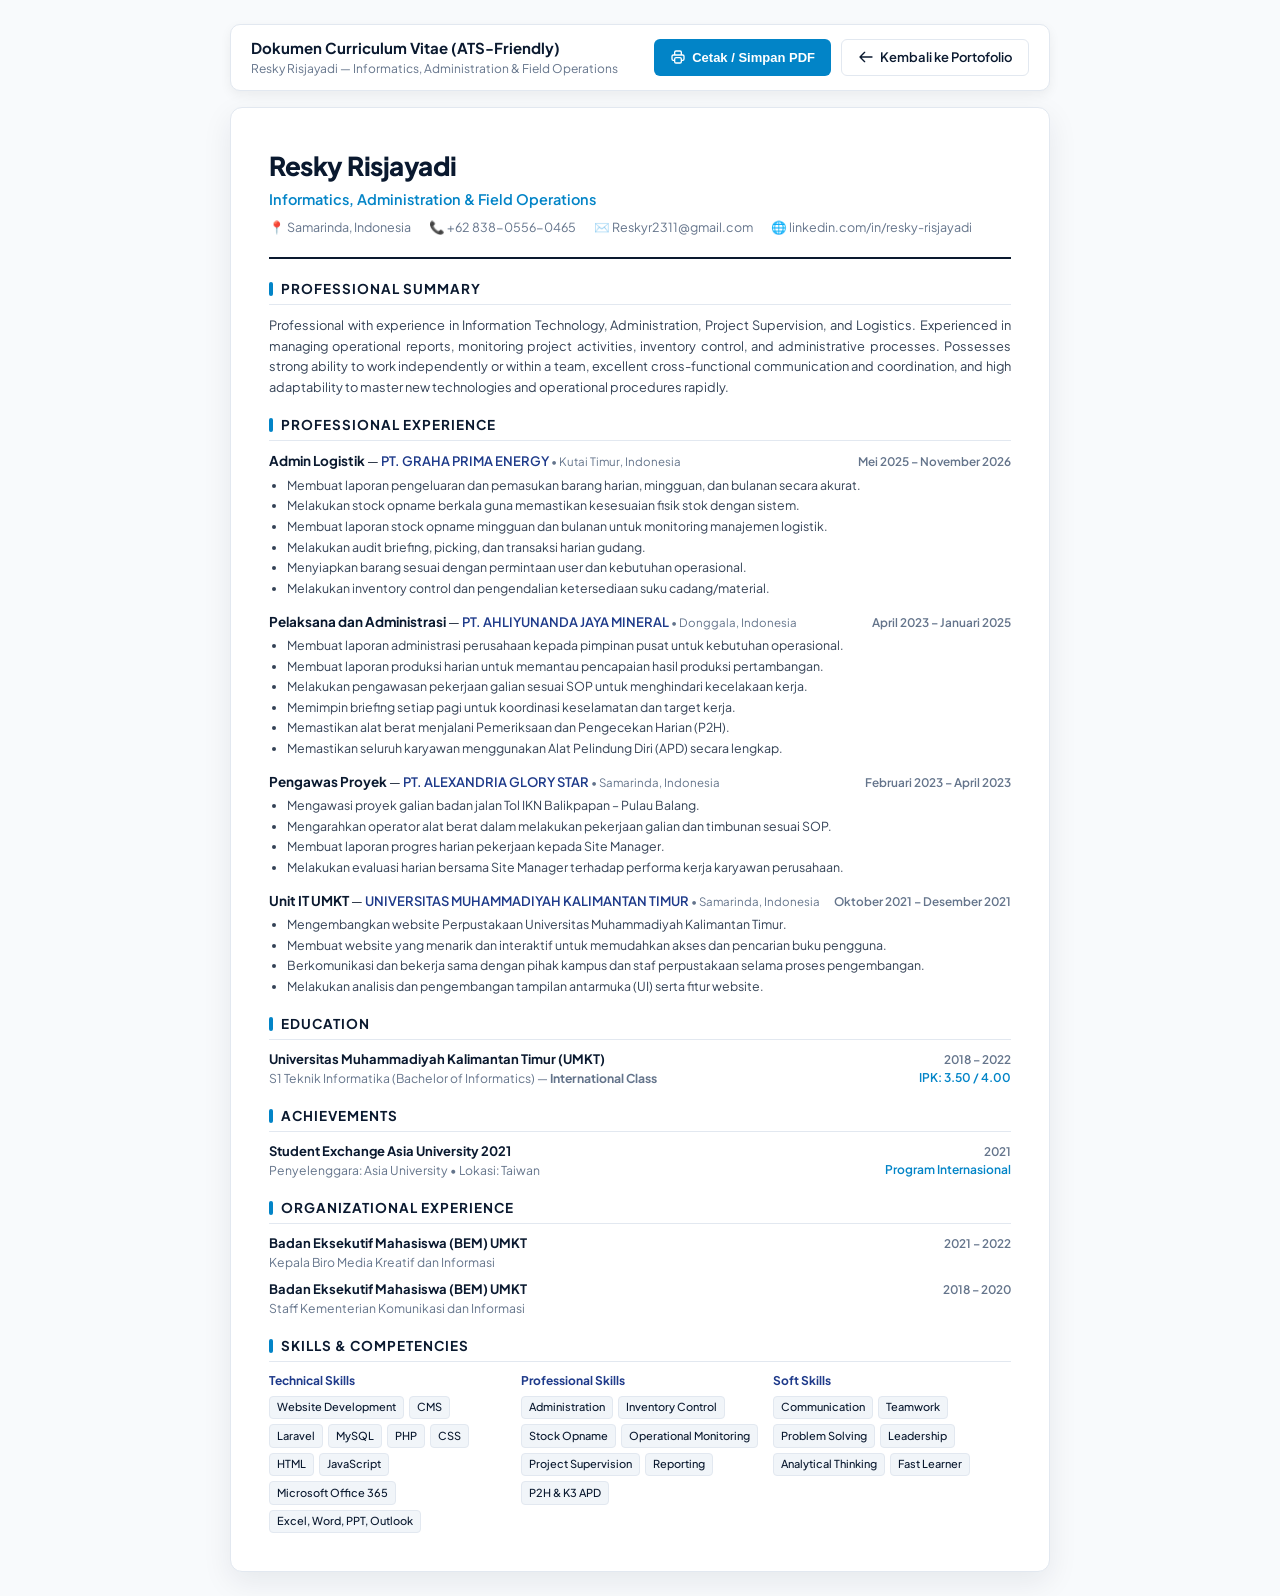
<file: cv-print.html>
<!DOCTYPE html>
<html lang="id">

<head>
  <meta charset="UTF-8">
  <meta name="viewport" content="width=device-width, initial-scale=1.0">
  <title>Curriculum Vitae - Resky Risjayadi</title>
  <link rel="icon" type="image/svg+xml" href="assets/images/favicon.svg">
  <link rel="preconnect" href="https://fonts.googleapis.com">
  <link rel="preconnect" href="https://fonts.gstatic.com" crossorigin>
  <link href="https://fonts.googleapis.com/css2?family=Plus+Jakarta+Sans:wght@300;400;500;600;700;800&display=swap"
    rel="stylesheet">
  <style>
    :root {
      --primary: #0a192f;
      --secondary: #1e3a8a;
      --accent: #0284c7;
      --text: #1e293b;
      --text-muted: #64748b;
      --border: #e2e8f0;
      --bg: #ffffff;
      --badge-bg: #f1f5f9;
    }

    * {
      box-sizing: border-box;
      margin: 0;
      padding: 0;
    }

    body {
      font-family: 'Plus Jakarta Sans', sans-serif;
      color: var(--text);
      background-color: #f8fafc;
      line-height: 1.5;
      font-size: 13px;
      padding: 24px 16px;
    }

    /* Print Controls Floating Bar */
    .print-bar {
      max-width: 820px;
      margin: 0 auto 16px auto;
      display: flex;
      justify-content: space-between;
      align-items: center;
      background: #ffffff;
      padding: 12px 20px;
      border-radius: 10px;
      box-shadow: 0 4px 12px rgba(0, 0, 0, 0.06);
      border: 1px solid var(--border);
    }

    .print-bar h3 {
      font-size: 15px;
      font-weight: 700;
      color: var(--primary);
    }

    .btn-group {
      display: flex;
      gap: 10px;
    }

    .btn {
      padding: 8px 16px;
      font-size: 13px;
      font-weight: 600;
      border-radius: 6px;
      cursor: pointer;
      text-decoration: none;
      display: inline-flex;
      align-items: center;
      gap: 6px;
      border: none;
      transition: all 0.2s;
    }

    .btn-primary {
      background: var(--accent);
      color: #ffffff;
    }

    .btn-primary:hover {
      background: #0369a1;
    }

    .btn-outline {
      background: #ffffff;
      color: var(--primary);
      border: 1px solid var(--border);
    }

    .btn-outline:hover {
      background: #f1f5f9;
    }

    /* CV Container */
    .cv-wrapper {
      max-width: 820px;
      margin: 0 auto;
      background: var(--bg);
      border-radius: 12px;
      box-shadow: 0 10px 30px rgba(10, 25, 47, 0.08);
      border: 1px solid var(--border);
      padding: 38px;
    }

    /* Header */
    .cv-header {
      display: flex;
      justify-content: space-between;
      align-items: flex-start;
      border-bottom: 2px solid var(--primary);
      padding-bottom: 20px;
      margin-bottom: 20px;
      gap: 20px;
    }

    .cv-name {
      font-size: 26px;
      font-weight: 800;
      color: var(--primary);
      letter-spacing: -0.5px;
      margin-bottom: 4px;
    }

    .cv-title {
      font-size: 14.5px;
      font-weight: 600;
      color: var(--accent);
      margin-bottom: 8px;
    }

    .cv-contact {
      display: flex;
      flex-wrap: wrap;
      gap: 10px 18px;
      font-size: 12.5px;
      color: var(--text-muted);
    }

    .cv-contact span {
      display: inline-flex;
      align-items: center;
      gap: 5px;
    }

    /* Section Styles */
    .section-title {
      font-size: 13.5px;
      font-weight: 700;
      color: var(--primary);
      text-transform: uppercase;
      letter-spacing: 1px;
      border-bottom: 1px solid var(--border);
      padding-bottom: 5px;
      margin: 18px 0 10px 0;
      display: flex;
      align-items: center;
      gap: 8px;
    }

    .section-title::before {
      content: "";
      width: 4px;
      height: 14px;
      background: var(--accent);
      border-radius: 2px;
    }

    .summary-text {
      color: #334155;
      line-height: 1.6;
      text-align: justify;
      font-size: 12.8px;
    }

    /* Experience Items */
    .exp-item {
      margin-bottom: 14px;
    }

    .exp-header {
      display: flex;
      justify-content: space-between;
      align-items: baseline;
      margin-bottom: 3px;
    }

    .exp-role {
      font-size: 13.5px;
      font-weight: 700;
      color: var(--primary);
    }

    .exp-company {
      color: var(--secondary);
      font-weight: 600;
    }

    .exp-loc {
      font-size: 11.5px;
      color: var(--text-muted);
    }

    .exp-date {
      font-size: 11.8px;
      color: var(--text-muted);
      font-weight: 600;
    }

    .exp-desc {
      list-style-type: disc;
      padding-left: 18px;
      color: #334155;
      font-size: 12.4px;
      line-height: 1.5;
      margin-top: 4px;
    }

    .exp-desc li {
      margin-bottom: 2px;
    }

    /* Education & Achievements & Org */
    .edu-item, .org-item {
      display: flex;
      justify-content: space-between;
      align-items: baseline;
      margin-bottom: 8px;
    }

    .edu-name, .org-name {
      font-weight: 700;
      color: var(--primary);
      font-size: 13px;
    }

    .edu-degree, .org-role {
      color: var(--text-muted);
      font-size: 12.2px;
    }

    .edu-score {
      font-weight: 600;
      color: var(--accent);
      font-size: 12px;
    }

    /* Skills Grid */
    .skills-grid {
      display: grid;
      grid-template-columns: repeat(3, 1fr);
      gap: 14px;
      margin-top: 8px;
    }

    .skill-category h4 {
      font-size: 12px;
      font-weight: 700;
      color: var(--secondary);
      margin-bottom: 6px;
    }

    .badge-list {
      display: flex;
      flex-wrap: wrap;
      gap: 5px;
    }

    .badge {
      background: var(--badge-bg);
      color: var(--primary);
      padding: 2.5px 7px;
      border-radius: 4px;
      font-size: 11px;
      font-weight: 500;
      border: 1px solid #e2e8f0;
    }

    /* Print media styling */
    @media print {
      body {
        background: transparent;
        padding: 0;
        margin: 0;
      }

      .print-bar {
        display: none !important;
      }

      .cv-wrapper {
        border: none;
        box-shadow: none;
        padding: 0;
        max-width: 100%;
      }

      @page {
        margin: 12mm;
        size: A4 portrait;
      }
    }
  </style>
</head>

<body>

  <!-- Top Action Bar (Hidden on Print) -->
  <div class="print-bar">
    <div>
      <h3>Dokumen Curriculum Vitae (ATS-Friendly)</h3>
      <p style="font-size: 12px; color: #64748b;">Resky Risjayadi — Informatics, Administration &amp; Field Operations</p>
    </div>
    <div class="btn-group">
      <button class="btn btn-primary" onclick="window.print()">
        <svg width="16" height="16" fill="none" stroke="currentColor" stroke-width="2" viewBox="0 0 24 24">
          <path stroke-linecap="round" stroke-linejoin="round"
            d="M17 17h2a2 2 0 002-2v-4a2 2 0 00-2-2H5a2 2 0 00-2 2v4a2 2 0 002 2h2m2 4h6a2 2 0 002-2v-4a2 2 0 00-2-2H9a2 2 0 00-2 2v4a2 2 0 002 2zm8-12V5a2 2 0 00-2-2H9a2 2 0 00-2 2v4h10z">
          </path>
        </svg>
        Cetak / Simpan PDF
      </button>
      <a href="index.html" class="btn btn-outline">
        <svg width="16" height="16" fill="none" stroke="currentColor" stroke-width="2" viewBox="0 0 24 24">
          <path stroke-linecap="round" stroke-linejoin="round" d="M10 19l-7-7m0 0l7-7m-7 7h18"></path>
        </svg>
        Kembali ke Portofolio
      </a>
    </div>
  </div>

  <!-- Main CV Sheet -->
  <div class="cv-wrapper">
    <!-- Header -->
    <header class="cv-header">
      <div>
        <h1 class="cv-name">Resky Risjayadi</h1>
        <div class="cv-title">Informatics, Administration &amp; Field Operations</div>
        <div class="cv-contact">
          <span>📍 Samarinda, Indonesia</span>
          <span>📞 +62 838-0556-0465</span>
          <span>✉️ Reskyr2311@gmail.com</span>
          <span>🌐 linkedin.com/in/resky-risjayadi</span>
        </div>
      </div>
    </header>

    <!-- Professional Summary -->
    <section>
      <h2 class="section-title">Professional Summary</h2>
      <p class="summary-text">
        Professional with experience in Information Technology, Administration, Project Supervision, and Logistics. Experienced in managing operational reports, monitoring project activities, inventory control, and administrative processes. Possesses strong ability to work independently or within a team, excellent cross-functional communication and coordination, and high adaptability to master new technologies and operational procedures rapidly.
      </p>
    </section>

    <!-- Professional Experience -->
    <section>
      <h2 class="section-title">Professional Experience</h2>

      <!-- Experience 1 -->
      <div class="exp-item">
        <div class="exp-header">
          <div>
            <span class="exp-role">Admin Logistik</span> — <span class="exp-company">PT. GRAHA PRIMA ENERGY</span>
            <span class="exp-loc">• Kutai Timur, Indonesia</span>
          </div>
          <span class="exp-date">Mei 2025 – November 2026</span>
        </div>
        <ul class="exp-desc">
          <li>Membuat laporan pengeluaran dan pemasukan barang harian, mingguan, dan bulanan secara akurat.</li>
          <li>Melakukan stock opname berkala guna memastikan kesesuaian fisik stok dengan sistem.</li>
          <li>Membuat laporan stock opname mingguan dan bulanan untuk monitoring manajemen logistik.</li>
          <li>Melakukan audit briefing, picking, dan transaksi harian gudang.</li>
          <li>Menyiapkan barang sesuai dengan permintaan user dan kebutuhan operasional.</li>
          <li>Melakukan inventory control dan pengendalian ketersediaan suku cadang/material.</li>
        </ul>
      </div>

      <!-- Experience 2 -->
      <div class="exp-item">
        <div class="exp-header">
          <div>
            <span class="exp-role">Pelaksana dan Administrasi</span> — <span class="exp-company">PT. AHLIYUNANDA JAYA MINERAL</span>
            <span class="exp-loc">• Donggala, Indonesia</span>
          </div>
          <span class="exp-date">April 2023 – Januari 2025</span>
        </div>
        <ul class="exp-desc">
          <li>Membuat laporan administrasi perusahaan kepada pimpinan pusat untuk kebutuhan operasional.</li>
          <li>Membuat laporan produksi harian untuk memantau pencapaian hasil produksi pertambangan.</li>
          <li>Melakukan pengawasan pekerjaan galian sesuai SOP untuk menghindari kecelakaan kerja.</li>
          <li>Memimpin briefing setiap pagi untuk koordinasi keselamatan dan target kerja.</li>
          <li>Memastikan alat berat menjalani Pemeriksaan dan Pengecekan Harian (P2H).</li>
          <li>Memastikan seluruh karyawan menggunakan Alat Pelindung Diri (APD) secara lengkap.</li>
        </ul>
      </div>

      <!-- Experience 3 -->
      <div class="exp-item">
        <div class="exp-header">
          <div>
            <span class="exp-role">Pengawas Proyek</span> — <span class="exp-company">PT. ALEXANDRIA GLORY STAR</span>
            <span class="exp-loc">• Samarinda, Indonesia</span>
          </div>
          <span class="exp-date">Februari 2023 – April 2023</span>
        </div>
        <ul class="exp-desc">
          <li>Mengawasi proyek galian badan jalan Tol IKN Balikpapan – Pulau Balang.</li>
          <li>Mengarahkan operator alat berat dalam melakukan pekerjaan galian dan timbunan sesuai SOP.</li>
          <li>Membuat laporan progres harian pekerjaan kepada Site Manager.</li>
          <li>Melakukan evaluasi harian bersama Site Manager terhadap performa kerja karyawan perusahaan.</li>
        </ul>
      </div>

      <!-- Experience 4 -->
      <div class="exp-item">
        <div class="exp-header">
          <div>
            <span class="exp-role">Unit IT UMKT</span> — <span class="exp-company">UNIVERSITAS MUHAMMADIYAH KALIMANTAN TIMUR</span>
            <span class="exp-loc">• Samarinda, Indonesia</span>
          </div>
          <span class="exp-date">Oktober 2021 – Desember 2021</span>
        </div>
        <ul class="exp-desc">
          <li>Mengembangkan website Perpustakaan Universitas Muhammadiyah Kalimantan Timur.</li>
          <li>Membuat website yang menarik dan interaktif untuk memudahkan akses dan pencarian buku pengguna.</li>
          <li>Berkomunikasi dan bekerja sama dengan pihak kampus dan staf perpustakaan selama proses pengembangan.</li>
          <li>Melakukan analisis dan pengembangan tampilan antarmuka (UI) serta fitur website.</li>
        </ul>
      </div>
    </section>

    <!-- Education -->
    <section>
      <h2 class="section-title">Education</h2>
      <div class="edu-item">
        <div>
          <div class="edu-name">Universitas Muhammadiyah Kalimantan Timur (UMKT)</div>
          <div class="edu-degree">S1 Teknik Informatika (Bachelor of Informatics) — <strong>International Class</strong></div>
        </div>
        <div style="text-align: right;">
          <div class="exp-date">2018 – 2022</div>
          <div class="edu-score">IPK: 3.50 / 4.00</div>
        </div>
      </div>
    </section>

    <!-- Achievements -->
    <section>
      <h2 class="section-title">Achievements</h2>
      <div class="edu-item">
        <div>
          <div class="edu-name">Student Exchange Asia University 2021</div>
          <div class="edu-degree">Penyelenggara: Asia University • Lokasi: Taiwan</div>
        </div>
        <div style="text-align: right;">
          <div class="exp-date">2021</div>
          <div class="edu-score">Program Internasional</div>
        </div>
      </div>
    </section>

    <!-- Organizational Experience -->
    <section>
      <h2 class="section-title">Organizational Experience</h2>
      <div class="org-item">
        <div>
          <div class="org-name">Badan Eksekutif Mahasiswa (BEM) UMKT</div>
          <div class="org-role">Kepala Biro Media Kreatif dan Informasi</div>
        </div>
        <div class="exp-date">2021 – 2022</div>
      </div>
      <div class="org-item">
        <div>
          <div class="org-name">Badan Eksekutif Mahasiswa (BEM) UMKT</div>
          <div class="org-role">Staff Kementerian Komunikasi dan Informasi</div>
        </div>
        <div class="exp-date">2018 – 2020</div>
      </div>
    </section>

    <!-- Skills & Competencies -->
    <section>
      <h2 class="section-title">Skills &amp; Competencies</h2>
      <div class="skills-grid">
        <div class="skill-category">
          <h4>Technical Skills</h4>
          <div class="badge-list">
            <span class="badge">Website Development</span>
            <span class="badge">CMS</span>
            <span class="badge">Laravel</span>
            <span class="badge">MySQL</span>
            <span class="badge">PHP</span>
            <span class="badge">CSS</span>
            <span class="badge">HTML</span>
            <span class="badge">JavaScript</span>
            <span class="badge">Microsoft Office 365</span>
            <span class="badge">Excel, Word, PPT, Outlook</span>
          </div>
        </div>
        <div class="skill-category">
          <h4>Professional Skills</h4>
          <div class="badge-list">
            <span class="badge">Administration</span>
            <span class="badge">Inventory Control</span>
            <span class="badge">Stock Opname</span>
            <span class="badge">Operational Monitoring</span>
            <span class="badge">Project Supervision</span>
            <span class="badge">Reporting</span>
            <span class="badge">P2H &amp; K3 APD</span>
          </div>
        </div>
        <div class="skill-category">
          <h4>Soft Skills</h4>
          <div class="badge-list">
            <span class="badge">Communication</span>
            <span class="badge">Teamwork</span>
            <span class="badge">Problem Solving</span>
            <span class="badge">Leadership</span>
            <span class="badge">Analytical Thinking</span>
            <span class="badge">Fast Learner</span>
          </div>
        </div>
      </div>
    </section>
  </div>
</body>

</html>
</file>
